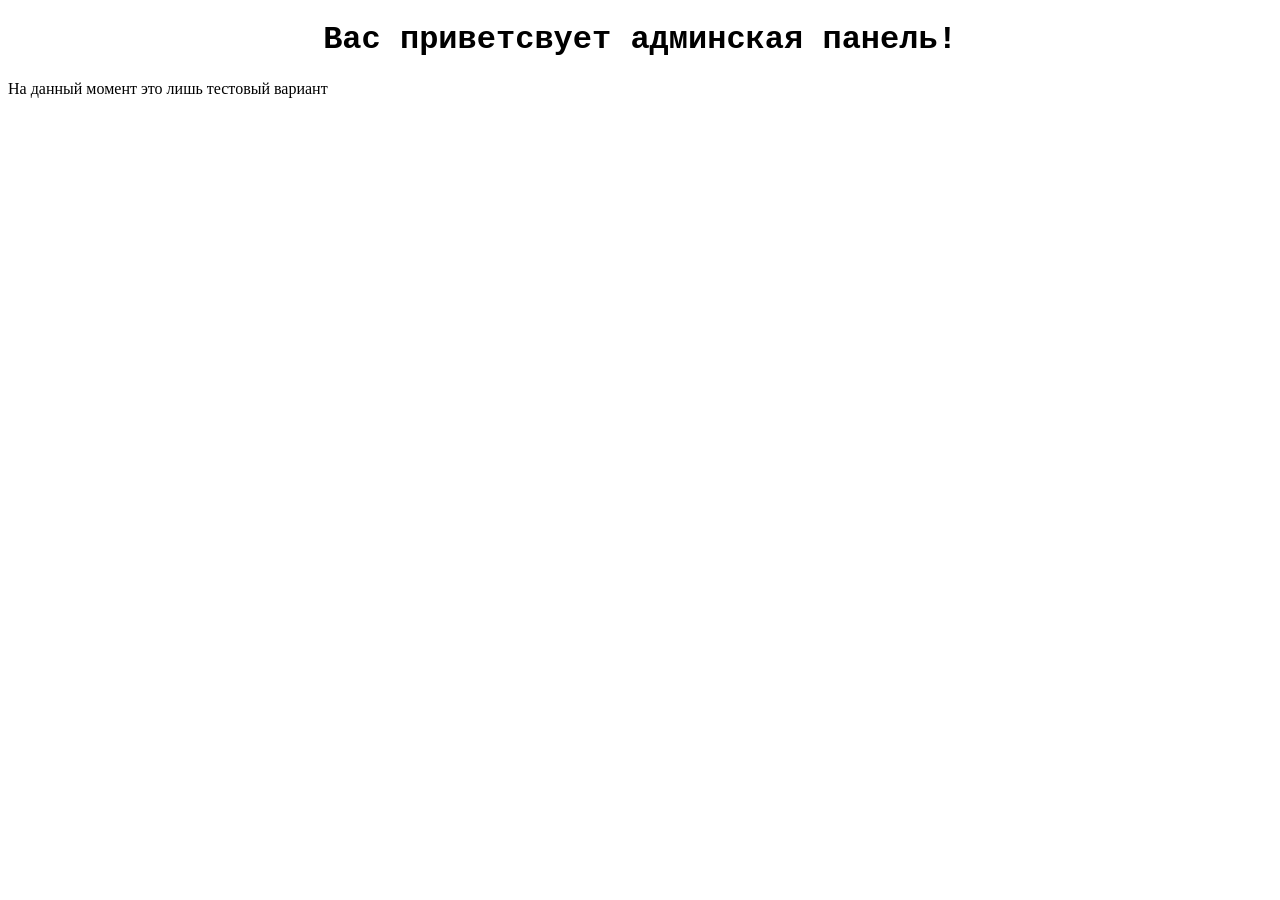
<file: admin_panel.html>
<!DOCTYPE html>
<html lang="en">
<head>
    <meta charset="UTF-8">
    <meta name="viewport" content="width=device-width, initial-scale=1.0">
    <title>Admin_panel</title>
</head>
<style>
    .hello{
        text-align: center;
        font-family:'Courier New', Courier, monospace;
    }
</style>
<body>
    <h1 class="hello">Вас приветсвует админская панель!</h1>
    <span style="text-align: center;">На данный момент это лишь тестовый вариант</span>
    <p></p>
    <div class="menu">


    </div>
    
</body>
</html>
</file>
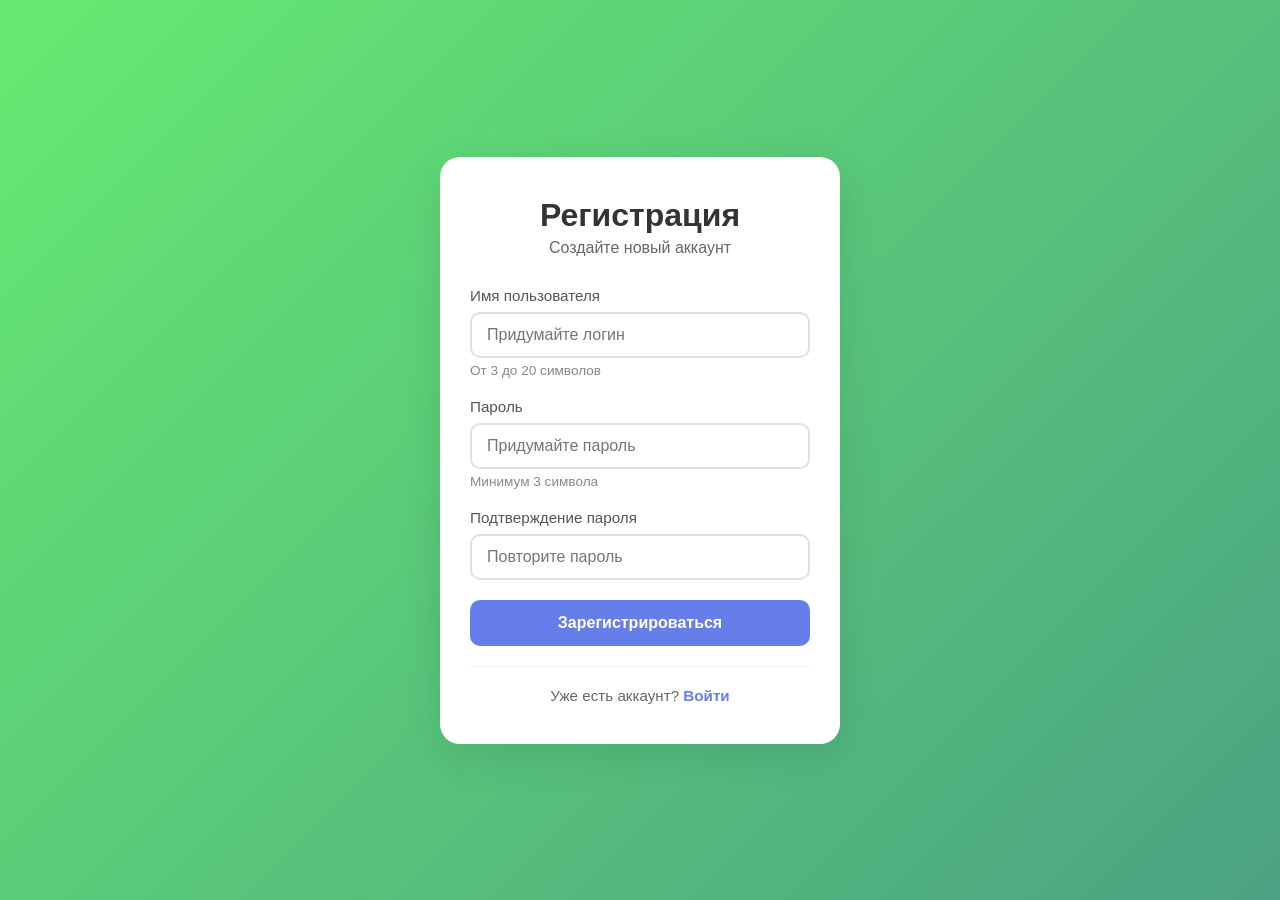
<file: register.html>
<!DOCTYPE html>
<html lang="ru">
<head>
    <meta charset="UTF-8">
    <meta name="viewport" content="width=device-width, initial-scale=1.0">
    <title>Регистрация</title>
    <link rel="stylesheet" href="assets/css/style.css">
</head>
<body class="auth-page">
    <div class="auth-container">
        <div class="auth-header">
            <h1 class="auth-title">Регистрация</h1>
            <p class="auth-subtitle">Создайте новый аккаунт</p>
        </div>

        <!-- Для PHP: сюда будет подставляться ошибка -->
        <div class="alert-error" style="display: none;">
            Пользователь с таким именем уже существует
        </div>

        <form class="auth-form" method="POST" action="includes/auth.php">
            <div class="form-group">
                <label for="username" class="form-label">Имя пользователя</label>
                <input type="text" 
                       id="username" 
                       name="username" 
                       class="form-input" 
                       placeholder="Придумайте логин"
                       minlength="3"
                       maxlength="20"
                       required>
                <span class="form-hint">От 3 до 20 символов</span>
            </div>

            <div class="form-group">
                <label for="password" class="form-label">Пароль</label>
                <input type="password" 
                       id="password" 
                       name="password" 
                       class="form-input" 
                       placeholder="Придумайте пароль"
                       minlength="3"
                       required>
                <span class="form-hint">Минимум 3 символа</span>
            </div>

            <div class="form-group">
                <label for="confirm_password" class="form-label">Подтверждение пароля</label>
                <input type="password" 
                       id="confirm_password" 
                       name="confirm_password" 
                       class="form-input" 
                       placeholder="Повторите пароль"
                       minlength="3"
                       required>
            </div>

            <button type="submit" class="btn btn-primary">Зарегистрироваться</button>
        </form>

        <div class="auth-footer">
            <p>Уже есть аккаунт? <a href="index.html" class="auth-link">Войти</a></p>
        </div>
    </div>

    <!-- <script>
        // Простая проверка совпадения паролей (для удобства)
        document.querySelector('form').addEventListener('submit', function(e) {
            const password = document.getElementById('password').value;
            const confirm = document.getElementById('confirm_password').value;
            
            if (password !== confirm) {
                e.preventDefault();
                alert('Пароли не совпадают!');
            }
            
            if (password.length < 3) {
                e.preventDefault();
                alert('Пароль должен быть минимум 3 символа!');
            }
        });
    </script> -->
</body>
</html>
</file>
<file: assets/css/style.css>
/* ========== ОСНОВНЫЕ НАСТРОЙКИ ========== */
* {
    margin: 0;
    padding: 0;
    box-sizing: border-box;
}

body {
    font-family: -apple-system, BlinkMacSystemFont, 'Segoe UI', Roboto, Arial, sans-serif;
    background: linear-gradient(135deg, #66ea71 0%, #4ba283 100%);
    min-height: 100vh;
    display: flex;
    align-items: center;
    justify-content: center;
    padding: 20px;
}

/* ========== КОНТЕЙНЕР ========== */
.auth-container {
    background: white;
    border-radius: 20px;
    box-shadow: 0 10px 40px rgba(0, 0, 0, 0.1);
    width: 100%;
    max-width: 400px;
    padding: 40px 30px;
}

/* ========== ШАПКА ========== */
.auth-header {
    text-align: center;
    margin-bottom: 30px;
}

.auth-icon {
    font-size: 3.5rem;
    margin-bottom: 10px;
}

.auth-title {
    color: #333;
    font-size: 2rem;
    margin-bottom: 5px;
    font-weight: 600;
}

.auth-subtitle {
    color: #666;
    font-size: 1rem;
}

/* ========== ФОРМА ========== */
.auth-form {
    margin-bottom: 20px;
}

.form-group {
    margin-bottom: 20px;
}

.form-label {
    display: block;
    margin-bottom: 8px;
    color: #555;
    font-weight: 500;
    font-size: 0.95rem;
}

.form-input {
    width: 100%;
    padding: 12px 15px;
    border: 2px solid #e0e0e0;
    border-radius: 10px;
    font-size: 1rem;
    transition: all 0.3s;
}

.form-input:focus {
    outline: none;
    border-color: #667eea;
    box-shadow: 0 0 0 3px rgba(102, 126, 234, 0.1);
}

.form-hint {
    display: block;
    margin-top: 5px;
    font-size: 0.85rem;
    color: #888;
}

/* ========== КНОПКА ========== */
.btn {
    width: 100%;
    padding: 14px;
    border: none;
    border-radius: 10px;
    font-size: 1rem;
    font-weight: 600;
    cursor: pointer;
    transition: all 0.3s;
}

.btn-primary {
    background: #667eea;
    color: white;
}

.btn-primary:hover {
    background: #5a67d8;
    transform: translateY(-2px);
    box-shadow: 0 5px 15px rgba(102, 126, 234, 0.4);
}

/* ========== ПОДВАЛ ========== */
.auth-footer {
    text-align: center;
    padding-top: 20px;
    border-top: 1px solid #eee;
}

.auth-footer p {
    color: #666;
    font-size: 0.95rem;
}

.auth-link {
    color: #667eea;
    text-decoration: none;
    font-weight: 600;
}

.auth-link:hover {
    text-decoration: underline;
}

/* ========== ОШИБКИ ========== */
.alert-error {
    background: #fee;
    color: #c33;
    padding: 12px 15px;
    border-radius: 10px;
    margin-bottom: 20px;
    font-size: 0.95rem;
    border-left: 4px solid #c33;
}

/* ========== ТЕСТОВЫЕ ДАННЫЕ ========== */
.test-data {
    margin-top: 25px;
    padding: 15px;
    background: #f8f9fa;
    border-radius: 10px;
    border: 1px dashed #ddd;
}

.test-data-title {
    font-size: 0.9rem;
    color: #666;
    margin-bottom: 10px;
    font-weight: 600;
}

.test-data-items {
    display: flex;
    flex-direction: column;
    gap: 10px;
}

.test-data-item {
    background: white;
    padding: 10px;
    border-radius: 8px;
    font-size: 0.95rem;
}

.test-role {
    color: #555;
    margin-right: 10px;
}

.test-data-item code {
    background: #333;
    color: #2ecc71;
    padding: 3px 8px;
    border-radius: 5px;
    font-size: 0.9rem;
}

/* ========== УЛУЧШЕННАЯ АДАПТИВНОСТЬ ========== */

/* Для планшетов и небольших ноутбуков */
@media screen and (max-width: 768px) {
    body {
        padding: 15px;
    }
    
    .auth-container {
        max-width: 450px;
        padding: 35px 25px;
    }
}

/* Для мобильных телефонов (горизонтальная ориентация) */
@media screen and (max-width: 640px) {
    .auth-container {
        max-width: 100%;
        padding: 30px 20px;
    }
    
    .auth-icon {
        font-size: 3rem;
    }
    
    .auth-title {
        font-size: 1.8rem;
    }
    
    .btn {
        padding: 14px;
        font-size: 1rem;
        /* Убираем лишние отступы, которые могут вызвать наезжание */
        margin: 0;
    }
}

/* Для мобильных телефонов (вертикальная ориентация) */
@media screen and (max-width: 480px) {
    body {
        padding: 10px;
        align-items: flex-start; /* Контейнер прижимается к верху на очень маленьких экранах */
    }
    
    .auth-container {
        padding: 25px 15px;
        margin: 10px 0;
        border-radius: 16px; /* Чуть меньше скругление на мобилках */
    }
    
    .auth-header {
        margin-bottom: 20px;
    }
    
    .auth-icon {
        font-size: 2.8rem;
        margin-bottom: 8px;
    }
    
    .auth-title {
        font-size: 1.6rem;
        margin-bottom: 3px;
    }
    
    .auth-subtitle {
        font-size: 0.9rem;
    }
    
    .form-group {
        margin-bottom: 15px; /* Уменьшаем отступы между полями */
    }
    
    .form-label {
        font-size: 0.9rem;
        margin-bottom: 5px;
    }
    
    .form-input {
        padding: 12px; /* Немного уменьшаем padding */
        font-size: 16px; /* Важно: на мобильных 16px предотвращает автоматический зум при фокусе */
        border-width: 1.5px;
    }
    
    .form-hint {
        font-size: 0.8rem;
        margin-top: 4px;
    }
    
    .btn {
        padding: 14px 12px;
        font-size: 1rem;
        border-radius: 8px;
        /* Убираем transform на мобилках для предотвращения смещений */
        -webkit-tap-highlight-color: transparent;
    }
    
    .btn-primary:hover {
        /* Отключаем hover-эффекты на мобильных устройствах */
        transform: none;
        box-shadow: 0 5px 15px rgba(102, 126, 234, 0.4);
    }
    
    .btn-primary:active {
        background: #5a67d8;
        transform: scale(0.98); /* Легкое нажатие вместо hover */
    }
    
    .auth-footer {
        padding-top: 15px;
    }
    
    .auth-footer p {
        font-size: 0.9rem;
    }
    
    .test-data {
        margin-top: 20px;
        padding: 12px;
    }
    
    .test-data-title {
        font-size: 0.85rem;
        margin-bottom: 8px;
    }
    
    .test-data-items {
        gap: 8px;
    }
    
    .test-data-item {
        padding: 8px;
        font-size: 0.9rem;
    }
    
    .test-data-item code {
        padding: 2px 6px;
        font-size: 0.85rem;
    }
}
</file>
